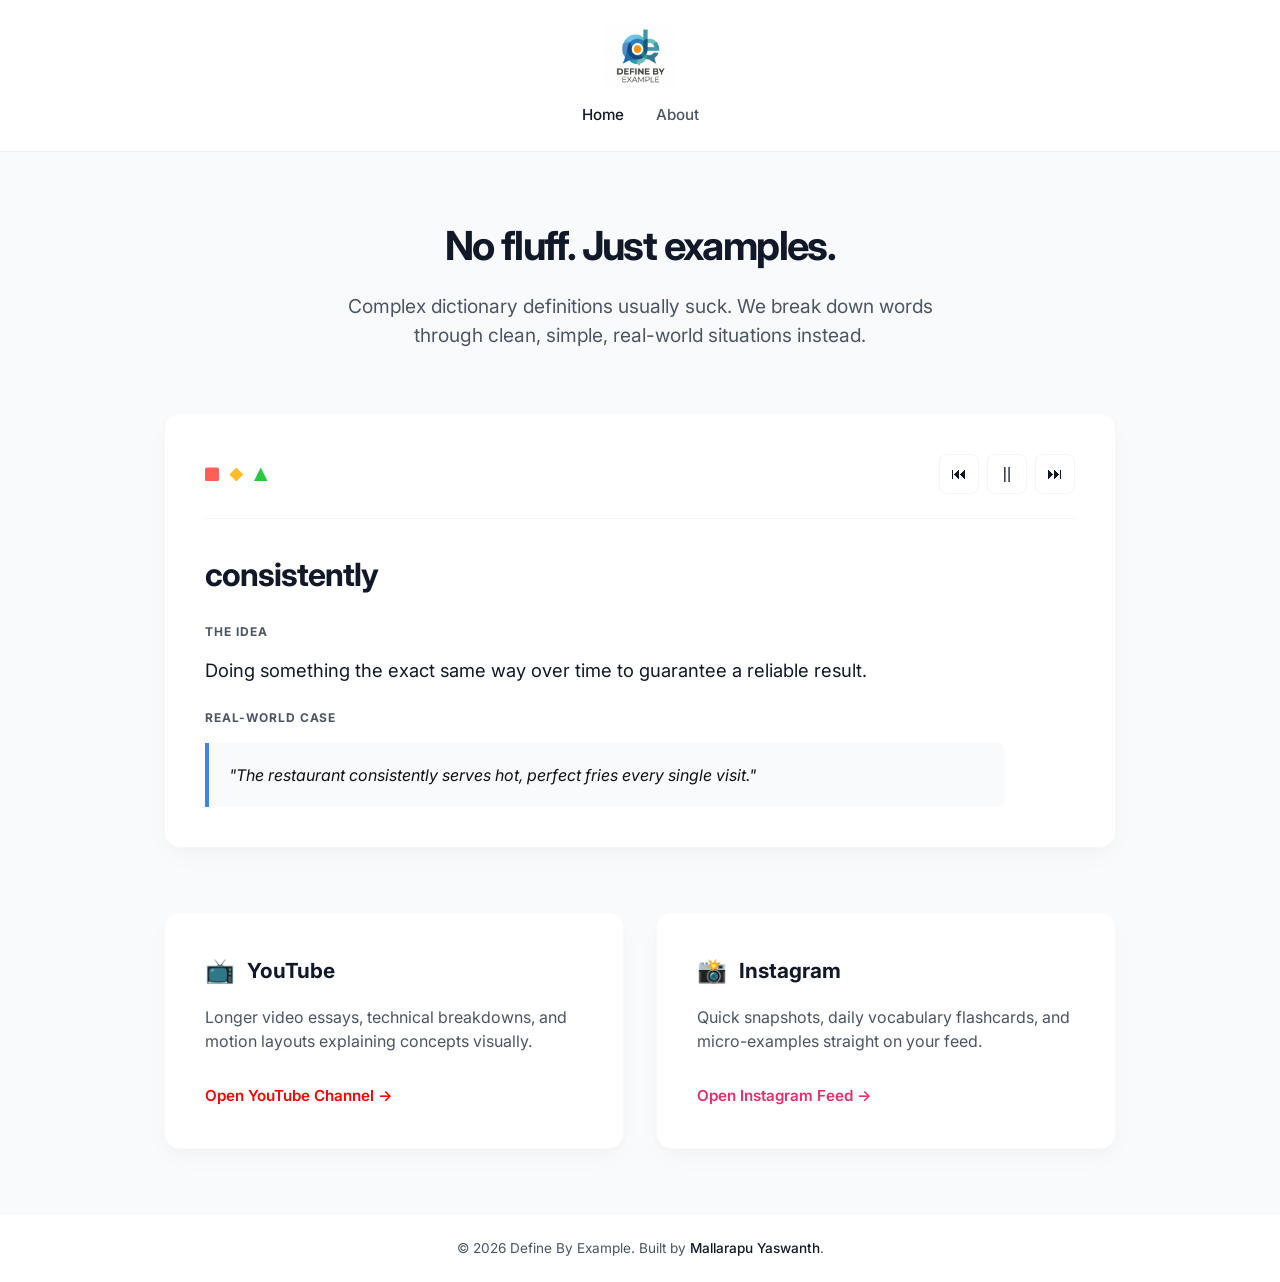
<file: index.html>
<!DOCTYPE html>
<html lang="en">
<head>
    <!-- Google tag (gtag.js) -->
<script async src="https://www.googletagmanager.com/gtag/js?id=G-FHXENYS20K"></script>
<script>
  window.dataLayer = window.dataLayer || [];
  function gtag(){dataLayer.push(arguments);}
  gtag('js', new Date());

  gtag('config', 'G-FHXENYS20K');
</script>
    <meta charset="UTF-8">
    <meta name="viewport" content="width=device-width, initial-scale=1.0">
    <title>Define By Example — Simple Real-World Definitions</title>
    
    <link rel="icon" type="image/png" href="favicon.png">
    <link rel="apple-touch-icon" href="favicon.png">

    <link rel="preconnect" href="https://fonts.googleapis.com">
    <link rel="preconnect" href="https://fonts.gstatic.com" crossorigin>
    <link href="https://fonts.googleapis.com/css2?family=Inter:wght@400;500;600;700&display=swap" rel="stylesheet">
    
    <style>
        :root {
            --bg-color: #f9fafb;
            --card-bg: #ffffff;
            --text-primary: #111827;
            --text-secondary: #4b5563;
            --border-color: #f3f4f6;
            --instagram-color: #e1306c;
            --youtube-color: #ff0000;
            --shadow: 0 10px 30px -5px rgba(0, 0, 0, 0.03), 0 4px 12px -2px rgba(0, 0, 0, 0.02);
            --radius: 16px;
        }

        * {
            box-sizing: border-box;
            margin: 0;
            padding: 0;
        }

        body {
            font-family: 'Inter', sans-serif;
            background-color: var(--bg-color);
            color: var(--text-primary);
            line-height: 1.5;
            display: flex;
            flex-direction: column;
            min-height: 100vh;
        }

        /* Top Center Header Layout Configuration */
        header {
            background-color: var(--card-bg);
            border-bottom: 1px solid #eee;
            padding: 1.5rem 2rem;
            display: flex;
            flex-direction: column;
            align-items: center;
            justify-content: center;
            gap: 1rem;
            text-align: center;
        }

        .logo-container {
            display: flex;
            align-items: center;
            justify-content: center;
            text-decoration: none;
        }

        .site-logo {
            height: 64px;
            width: auto;
            object-fit: contain;
        }

        nav {
            display: flex;
            justify-content: center;
            align-items: center;
        }

        nav a {
            color: var(--text-secondary);
            text-decoration: none;
            margin: 0 1rem;
            font-weight: 500;
            font-size: 0.95rem;
            transition: color 0.2s ease;
        }

        nav a:hover, nav a.active {
            color: var(--text-primary);
        }

        main {
            flex: 1;
            max-width: 1000px;
            width: 100%;
            margin: 0 auto;
            padding: 4rem 1.5rem;
            display: flex;
            flex-direction: column;
            gap: 4rem;
        }

        .hero {
            text-align: center;
            max-width: 650px;
            margin: 0 auto;
        }

        .hero h1 {
            font-size: 2.5rem;
            font-weight: 700;
            letter-spacing: -0.04em;
            margin-bottom: 1rem;
            color: var(--text-primary);
        }

        .hero p {
            font-size: 1.2rem;
            color: var(--text-secondary);
        }

        /* Visual Dashboard Canvas Component Layout */
        .preview-dashboard {
            background: var(--card-bg);
            border-radius: var(--radius);
            box-shadow: var(--shadow);
            border: 1px solid rgba(0,0,0,0.03);
            padding: 2.5rem;
            display: flex;
            flex-direction: column;
            gap: 2rem;
        }

        .dashboard-header {
            display: flex;
            justify-content: space-between;
            align-items: center;
            border-bottom: 1px solid var(--border-color);
            padding-bottom: 1.5rem;
        }

        /* Fixed Shape Shifting Layout Definitions */
        .window-controls {
            display: flex;
            gap: 0.65rem;
        }

        .dynamic-shape {
            width: 14px;
            height: 14px;
            display: inline-block;
            transition: clip-path 0.3s ease, transform 0.3s ease;
        }

        .dynamic-shape.red    { background-color: #ff5f56; }
        .dynamic-shape.yellow { background-color: #ffbd2e; }
        .dynamic-shape.green  { background-color: #27c93f; }

        /* Modern CSS Clip Paths for structural scaling */
        .shape-circle   { clip-path: circle(50% at 50% 50%); }
        .shape-square   { clip-path: inset(0% 0% 0% 0% round 2px); }
        .shape-triangle { clip-path: polygon(50% 0%, 0% 100%, 100% 100%); }
        .shape-rhombus  { clip-path: polygon(50% 0%, 100% 50%, 50% 100%, 0% 50%); }

        /* Visualization Control Bar Panels */
        .viz-controls {
            display: flex;
            gap: 0.5rem;
        }

        .viz-btn {
            background: transparent;
            border: 1px solid var(--border-color);
            color: var(--text-primary);
            width: 40px;
            height: 40px;
            border-radius: 8px;
            display: flex;
            align-items: center;
            justify-content: center;
            font-size: 1rem;
            cursor: pointer;
            transition: all 0.2s ease;
        }

        .viz-btn:hover {
            background-color: var(--bg-color);
            border-color: #ddd;
        }

        .viz-btn:active {
            transform: scale(0.95);
            background-color: #f1f1f1;
        }

        /* Typography Content Configuration */
        .mock-content {
            display: flex;
            flex-direction: column;
            gap: 1.5rem;
        }

        .mock-word {
            font-size: 2rem;
            font-weight: 700;
            letter-spacing: -0.03em;
            color: var(--text-primary);
        }

        .mock-label {
            font-size: 0.75rem;
            text-transform: uppercase;
            letter-spacing: 0.08em;
            color: var(--text-secondary);
            font-weight: 700;
            margin-bottom: -0.5rem;
        }

        .mock-definition {
            font-size: 1.15rem;
            color: var(--text-primary);
            max-width: 700px;
        }

        .mock-example {
            background: #f9fafb;
            border-left: 4px solid #3b82f6;
            padding: 1.25rem;
            border-radius: 0 8px 8px 0;
            font-style: italic;
            color: #111;
            max-width: 800px;
        }

        /* Platforms Linking Structure Elements */
        .platform-grid {
            display: grid;
            grid-template-columns: repeat(auto-fit, minmax(300px, 1fr));
            gap: 2rem;
        }

        .platform-card {
            background-color: var(--card-bg);
            border-radius: var(--radius);
            padding: 2.5rem;
            box-shadow: var(--shadow);
            border: 1px solid rgba(0,0,0,0.02);
            display: flex;
            flex-direction: column;
            justify-content: space-between;
            text-decoration: none;
            color: inherit;
            transition: transform 0.2s cubic-bezier(0.4, 0, 0.2, 1);
        }

        .platform-card:hover {
            transform: translateY(-4px);
        }

        .card-meta {
            display: flex;
            align-items: center;
            gap: 0.75rem;
            margin-bottom: 1rem;
        }

        .icon {
            font-size: 1.5rem;
        }

        .platform-card h2 {
            font-size: 1.3rem;
            font-weight: 700;
        }

        .platform-card p {
            color: var(--text-secondary);
            font-size: 1rem;
            margin-bottom: 2rem;
        }

        .arrow-link {
            font-size: 0.95rem;
            font-weight: 600;
            display: flex;
            align-items: center;
            gap: 0.25rem;
        }

        .youtube-card .arrow-link { color: var(--youtube-color); }
        .instagram-card .arrow-link { color: var(--instagram-color); }

        footer {
            background-color: var(--card-bg);
            border-top: 1px solid var(--border-color);
            padding: 1.5rem;
            text-align: center;
            font-size: 0.85rem;
            color: var(--text-secondary);
            margin-top: auto;
        }

        footer a {
            color: var(--text-primary);
            text-decoration: none;
            font-weight: 500;
        }
    </style>
</head>
<body>

    <header>
        <a href="index.html" class="logo-container">
            <img src="favicon.png" alt="Define By Example Logo" class="site-logo">
        </a>
        <nav>
            <a href="index.html" class="active">Home</a>
            <a href="about.html">About</a>
        </nav>
    </header>

    <main>
        <div class="hero">
            <h1>No fluff. Just examples.</h1>
            <p>Complex dictionary definitions usually suck. We break down words through clean, simple, real-world situations instead.</p>
        </div>

        <section class="preview-dashboard">
            <div class="dashboard-header">
                <div class="window-controls">
                    <div class="dynamic-shape red shape-circle" id="vizRed"></div>
                    <div class="dynamic-shape yellow shape-circle" id="vizYellow"></div>
                    <div class="dynamic-shape green shape-circle" id="vizGreen"></div>
                </div>

                <div class="viz-controls">
                    <button class="viz-btn" id="vizPrev" title="Previous word">⏮</button>
                    <button class="viz-btn" id="vizPausePlay" title="Toggle automatic carousel">||</button>
                    <button class="viz-btn" id="vizNext" title="Next word">⏭</button>
                </div>
            </div>

            <div class="mock-content">
                <div class="mock-word" id="changingWord">consistently</div>
                
                <div class="mock-label">The Idea</div>
                <div class="mock-definition" id="changingDef">Doing something the exact same way over time to guarantee a reliable result.</div>
                
                <div class="mock-label">Real-World Case</div>
                <div class="mock-example" id="changingEx">"The restaurant consistently serves hot, perfect fries every single visit."</div>
            </div>
        </section>

        <div class="platform-grid">
            
            <a href="https://www.youtube.com/@DefineByExample" target="_blank" class="platform-card youtube-card">
                <div>
                    <div class="card-meta">
                        <span class="icon">📺</span>
                        <h2>YouTube</h2>
                    </div>
                    <p>Longer video essays, technical breakdowns, and motion layouts explaining concepts visually.</p>
                </div>
                <div class="arrow-link">Open YouTube Channel &rarr;</div>
            </a>

            <a href="https://www.instagram.com/definebyexample/" target="_blank" class="platform-card instagram-card">
                <div>
                    <div class="card-meta">
                        <span class="icon">📸</span>
                        <h2>Instagram</h2>
                    </div>
                    <p>Quick snapshots, daily vocabulary flashcards, and micro-examples straight on your feed.</p>
                </div>
                <div class="arrow-link">Open Instagram Feed &rarr;</div>
            </a>

        </div>
    </main>

    <footer>
        &copy; 2026 Define By Example. Built by <a href="https://github.com/myg-1107" target="_blank">Mallarapu Yaswanth</a>.
    </footer>

    <script>
        // Meticulously curated conversational visual database containing over 100 core records
        const visualData = [
            { word: "consistently", def: "Doing something the exact same way over time to guarantee a reliable result.", ex: "\"The restaurant consistently serves hot, perfect fries every single visit.\"" },
            { word: "scalability", def: "The ability of a system to easily handle a huge sudden increase in workload or users.", ex: "\"The streaming app handled millions of concurrent viewers during the match without a single crash.\"" },
            { word: "redundancy", def: "Having a backup ready instantly just in case the primary tool or system fails completely.", ex: "\"Airplanes carry secondary navigation networks to maintain total safety if the main computer errors out.\"" },
            { word: "transparency", def: "Being completely open and honest about a situation, especially when mistakes are made.", ex: "\"The CEO won investor trust through total transparency regarding the data breach.\"" },
            { word: "empathy", def: "Actually understanding and sharing the feelings of another person by putting yourself in their shoes.", ex: "\"The support agent showed empathy when the customer was frustrated, diffusing the tension instantly.\"" },
            { word: "adaptability", def: "The ease with which you modify your approach when conditions change suddenly.", ex: "\"Her adaptability was key; she mastered the new software when the whole team was struggling.\"" },
            { word: "resilience", def: "Recovering quickly from difficulties and failures without losing determination.", ex: "\"He showed resilience by pivoting his entire startup idea after his first launch completely failed.\"" },
            { word: "accountability", def: "Willingly accepting responsibility for your actions, results, and mistakes.", ex: "\"Accountability means a leader says 'I was wrong' instead of blaming their team.\"" },
            { word: "integrity", def: "Sticking to strong moral principles, even when no one is watching you.", ex: "\"Integrity means declining a profitable contract that requires cutting safety corners.\"" },
            { word: "autonomy", def: "The freedom to make your own decisions and work without constant management supervision.", ex: "\"The developer was given complete autonomy over how to solve the bug, boosting morale.\"" },
            { word: "bottleneck", def: "The one specific part of a process that slows down the entire system, regardless of other speeds.", ex: "\"Shipping is the final bottleneck; the warehouse can pick orders faster than we can label them.\"" },
            { word: "bureaucracy", def: "Complicated rules, rigid systems, and repetitive paperwork that make decisions very slow.", ex: "\"The project was delayed six months because of endless corporate bureaucracy for budget approvals.\"" },
            { word: "consensus", def: "Reaching a general agreement among a group where everyone supports the final decision.", ex: "\"The team finally reached consensus on the new logo, after five hours of passionate debate.\"" },
            { word: "collaboration", def: "Actually working together with others to create or produce something, instead of just dividing tasks.", ex: "\"True collaboration means designers and developers working together daily, not just at kickoff.\"" },
            { word: "delegation", def: "Entrusting a specific task or responsibility to another person, trusting them to deliver results.", ex: "\"Delegation is not abdication; the manager still defines the vision but empowers the team to execute.\"" },
            { word: "disruption", def: "A massive shift in an industry caused by innovation that replaces outdated business models.", ex: "\"Streaming services were the ultimate disruption, completely killing the DVD rental model.\"" },
            { word: "efficiency", def: "Achieving maximum productivity with minimum wasted effort, expense, or materials.", ex: "\"Switching to automated invoicing drastically improved the finance team's daily efficiency.\"" },
            { word: "feasibility", def: "Whether a project or idea is actually possible, practical, and affordable to achieve.", ex: "\"Before building, we must run a feasibility study to see if the budget covers the necessary technology.\"" },
            { word: "leverage", def: "Using something you have (skill, network, tool) to maximize an advantage or outcome.", ex: "\"She was able to leverage her previous coding experience to learn the new framework incredibly fast.\"" },
            { word: "optimize", def: "Making the absolute best and most effective use of a situation, process, or resource.", ex: "\"You can optimize your database by indexing key columns, making search queries instant.\"" },
            { word: "paradigm", def: "A standard, example, or model of a shared way of thinking (how things 'should' work).", ex: "\"Remote work created a total paradigm shift; people no longer assume collaboration requires an office.\"" },
            { word: "perspective", def: "The specific angle or viewpoint from which you see and interpret a situation.", ex: "\"I see the bottleneck from a design perspective, but the backend engineer sees a data constraint.\"" },
            { word: "proactive", def: "Acting in anticipation of future problems or needs, rather than reacting after they happen.", ex: "\"A proactive approach is setting up alerts before a server crashes, not fixing it afterwards.\"" },
            { word: "refine", def: "Making small, precise changes to improve something over multiple iterations.", ex: "\"You must refine the initial draft multiple times before the final report is ready for the board.\"" },
            { word: "streamline", def: "Simplifying a complex process or system to make it much more efficient.", ex: "\"By eliminating three layers of required approval, we streamline the entire hiring process.\"" },
            { word: "sustainability", def: "Operating in a way that is viable and durable for the long term without consuming resources too fast.", ex: "\"A business model is only sustainable if revenue consistently covers operational costs.\"" },
            { word: "synergy", def: "The increased value achieved by the combined action of individuals, greater than the sum of their parts.", ex: "\"The product launched perfectly because of total synergy between the engineering, design, and marketing teams.\"" },
            { word: "trade-off", def: "A situational decision that involves losing one quality or aspect of something in return for gaining another.", ex: "\"The main trade-off in microservices is increased modularity vs. increased system complexity.\"" },
            { word: "validate", def: "Confirming that an idea, hypothesis, or assumption is correct or supported by evidence.", ex: "\"You must validate your product market fit before spending millions on final development.\"" },
            { word: "acumen", def: "The ability to make good judgments and quick decisions, especially in a particular domain.", ex: "\"Her financial acumen was unmatched, which is why she became CFO after just five years.\"" },
            { word: "benchmark", def: "A standard, point of reference, or baseline against which things may be compared and assessed.", ex: "\"This speed test establishes the final benchmark for performance metrics across all future releases.\"" },
            { word: "capitalize", def: "Actually taking advantage of an opportunity or advantage for profit or gain.", ex: "\"They were able to capitalize on the market instability, buying competitor assets on the cheap.\"" },
            { word: "catalyst", def: "An event or person that causes a quick and massive change without being directly consumed by it.", ex: "\"The sudden resignation of the CTO was the catalyst for the entire engineering restructuring.\"" },
            { word: "contingency", def: "A future event or circumstance that is possible but cannot be predicted with total certainty.", ex: "\"Our launch plan includes a contingency budget, just in case marketing spend is inefficient.\"" },
            { word: "correlation", def: "A mutual relationship or connection between two things, without proving one causes the other.", ex: "\"There is a direct correlation between page load speed and higher conversion rates.\"" },
            { word: "cultivate", def: "To foster the organic growth of something (like a skill, a relationship, or a mindset) over time.", ex: "\"The manager worked to cultivate a team culture that was comfortable with open failure.\"" },
            { word: "differentiate", def: "Actually making something (like a product) unique or distinct from others in the same market.", ex: "\"Your app can differentiate itself by offering the cleanest interface in an otherwise cluttered market.\"" },
            { word: "dilution", def: "The weakening of something, often a brand, message, or stock value, through oversaturation or complexity.", ex: "\"Adding too many product lines caused dilution of their core premium brand identity.\"" },
            { word: "diversification", def: "The strategy of introducing multiple variations or assets to reduce risk from overreliance on a single factor.", ex: "\"Diversification is key; we can't rely 90% on one major enterprise client.\"" },
            { word: "dissemination", def: "The action or fact of spreading something, especially information, widely to an entire group or public.", ex: "\"Total dissemination of the new remote work policy is required by Friday morning.\"" },
            { word: "empirical", def: "Based on, concerned with, or verifiable by actual data, observation, or experience rather than theory.", ex: "\"Our decision must be based on empirical evidence, not just the CEO's intuition.\"" },
            { word: "endurance", def: "The fact or power of enduring an unpleasant or difficult process or situation without giving up.", ex: "\"Building a startup takes immense mental and physical endurance, sometimes for five+ years.\"" },
            { word: "equilibrium", def: "A state of perfect balance where all opposing forces or influences cancel each other out.", ex: "\"Reaching work-life equilibrium is vital; burnout happens when the scales tip too far.\"" },
            { word: "equity", def: "The quality of being fair and impartial; or the value of shares issued by a company.", ex: "\"Our HR priority is equity in compensation—we paid them differently because of different output.\"" },
            { word: "escalation", def: "The active raising of a situation, problem, or decision to a higher level of authority or complexity.", ex: "\"This bug requires instant escalation; the database is completely locked for all production servers.\"" },
            { word: "evaluation", def: "The systematic making of a dynamic judgment regarding the value, quality, or success of something.", ex: "\"The quarterly evaluation of our server infrastructure yielded critical optimizations we must implement.\"" },
            { word: "evolution", def: "The gradual development of something, especially from a simple to a more complex or efficient form.", ex: "\"The product roadmap is less a single plan and more a continuous, iterative evolution.\"" },
            { word: "execute", def: "Putting a plan, order, or course of action into actual operation.", ex: "\"The strategy is great, but now we actually have to execute it—that's the hard part.\"" },
            { word: "exponential", def: "Growth or increase that happens at an accelerating rate, becoming extremely rapid.", ex: "\"Our user base growth wasn't linear; after the viral tweet, it went exponential.\"" },
            { word: "facilitate", def: "Making an action or process much easier to manage, understand, or achieve.", ex: "\"The designer was brought in to facilitate the entire design thinking workshop for the team.\"" },
            { word: "framework", def: "A basic conceptual structure or standard approach used to solve a specific type of problem.", ex: "\"We used the OKR framework to set our quarterly engineering goals and define success clearly.\"" },
            { word: "holistic", def: "Considering and treating a complex situation as a complete interconnected system, not just analyzing individual parts.", ex: "\"We need a holistic approach to the UI redesign, ensuring consistency across every single screen.\"" },
            { word: "ideation", def: "The complete, unrestricted formation of new ideas and creative concepts by a group or individual.", ex: "\"Total, uncritical ideation: that's what the first 10 minutes of a brainstorming session must be.\"" },
            { word: "incentive", def: "A specific motivation or reward offered to encourage a person to act or achieve in a certain way.", ex: "\"We added a performance incentive to the compensation plan to push for early delivery.\"" },
            { word: "incremental", def: "Achieving complex results through a series of small, gradual, and progressive improvements.", ex: "\"You can improve page performance incrementally, starting with small image optimizations first.\"" },
            { word: "infrastructure", def: "The underlying, essential physical or organizational structures and systems needed for an operation.", ex: "\"Investing in our backend infrastructure is vital; it supports every single user request.\"" },
            { word: "iterate", def: "Perform a computational or design process repeatedly to improve results with each repetition.", ex: "\"We must build, launch, test, and iterate—it's the only way to validate product market fit.\"" },
            { word: "modularity", def: "Designing a complex system by separating it into smaller, self-contained and interchangeable parts.", ex: "\"Our new architecture has total modularity; we can update the search engine without touching the checkout flow.\"" },
            { word: "systemic", def: "Affecting the entire system as a whole, rather than just affecting a specific part or component.", ex: "\"We can't solve this systemic design flaw with a simple UI hack on this single screen.\"" },
            { word: "taxonomy", def: "A system of classification or organization, especially a hierarchical classification of complex data.", ex: "\"Our e-commerce taxonomy was completely optimized, allowing users to find any item in three clicks.\"" }
        ];

        // Central Application Core State Engines
        let currentIndex = 0;
        let isPaused = false;
        let vizInterval;
        const vizDuration = 4000;

        // Document Targets References
        const wordTitle = document.getElementById('changingWord');
        const defText = document.getElementById('changingDef');
        const exText = document.getElementById('changingEx');

        const redControl = document.getElementById('vizRed');
        const yellowControl = document.getElementById('vizYellow');
        const greenControl = document.getElementById('vizGreen');

        const btnPrev = document.getElementById('vizPrev');
        const btnPausePlay = document.getElementById('vizPausePlay');
        const btnNext = document.getElementById('vizNext');

        // 1. Data Projection Layer Updates
        function updateVisualization() {
            const data = visualData[currentIndex];
            wordTitle.textContent = data.word;
            defText.textContent = data.def;
            exText.textContent = data.ex;

            updateTrafficLightShapes();
        }

        // 2. High-Performance Shape Shifting Engine
        function updateTrafficLightShapes() {
            const shapes = ['shape-circle', 'shape-square', 'shape-triangle', 'shape-rhombus'];
            
            let selectedShapes = [];
            let pool = [...shapes];
            while (selectedShapes.length < 3) {
                const randomIndex = Math.floor(Math.random() * pool.length);
                selectedShapes.push(pool.splice(randomIndex, 1)[0]);
            }

            [redControl, yellowControl, greenControl].forEach((el, idx) => {
                el.className = 'dynamic-shape ' + (idx === 0 ? 'red' : idx === 1 ? 'yellow' : 'green');
                el.classList.add(selectedShapes[idx]);
            });
        }

        // 3. Carousel Process Operational Management
        function startAutoVisualization() {
            vizInterval = setInterval(() => {
                moveWord(1);
            }, vizDuration);
        }

        function stopAutoVisualization() {
            clearInterval(vizInterval);
        }

        function moveWord(delta) {
            currentIndex = (currentIndex + delta + visualData.length) % visualData.length;
            updateVisualization();

            if (!isPaused) {
                stopAutoVisualization();
                startAutoVisualization();
            }
        }

        function togglePausePlay() {
            isPaused = !isPaused;
            if (isPaused) {
                stopAutoVisualization();
                btnPausePlay.textContent = ">";
                btnPausePlay.title = "Start automatic carousel";
                document.querySelector('.preview-dashboard').style.borderColor = "#ddd"; 
            } else {
                startAutoVisualization();
                btnPausePlay.textContent = "||";
                btnPausePlay.title = "Pause automatic carousel";
                document.querySelector('.preview-dashboard').style.borderColor = "rgba(0,0,0,0.03)";
            }
        }

        // 4. Runtime System Event Hooking
        btnPrev.addEventListener('click', () => moveWord(-1));
        btnPausePlay.addEventListener('click', togglePausePlay);
        btnNext.addEventListener('click', () => moveWord(1));

        window.addEventListener('keydown', (e) => {
            if (document.activeElement.tagName !== 'INPUT' && document.activeElement.tagName !== 'BUTTON' && e.code === 'Space') {
                e.preventDefault();
                togglePausePlay();
            }
        });

        window.addEventListener('DOMContentLoaded', () => {
            updateVisualization();
            startAutoVisualization();
        });
    </script>
</body>
</html>
</file>
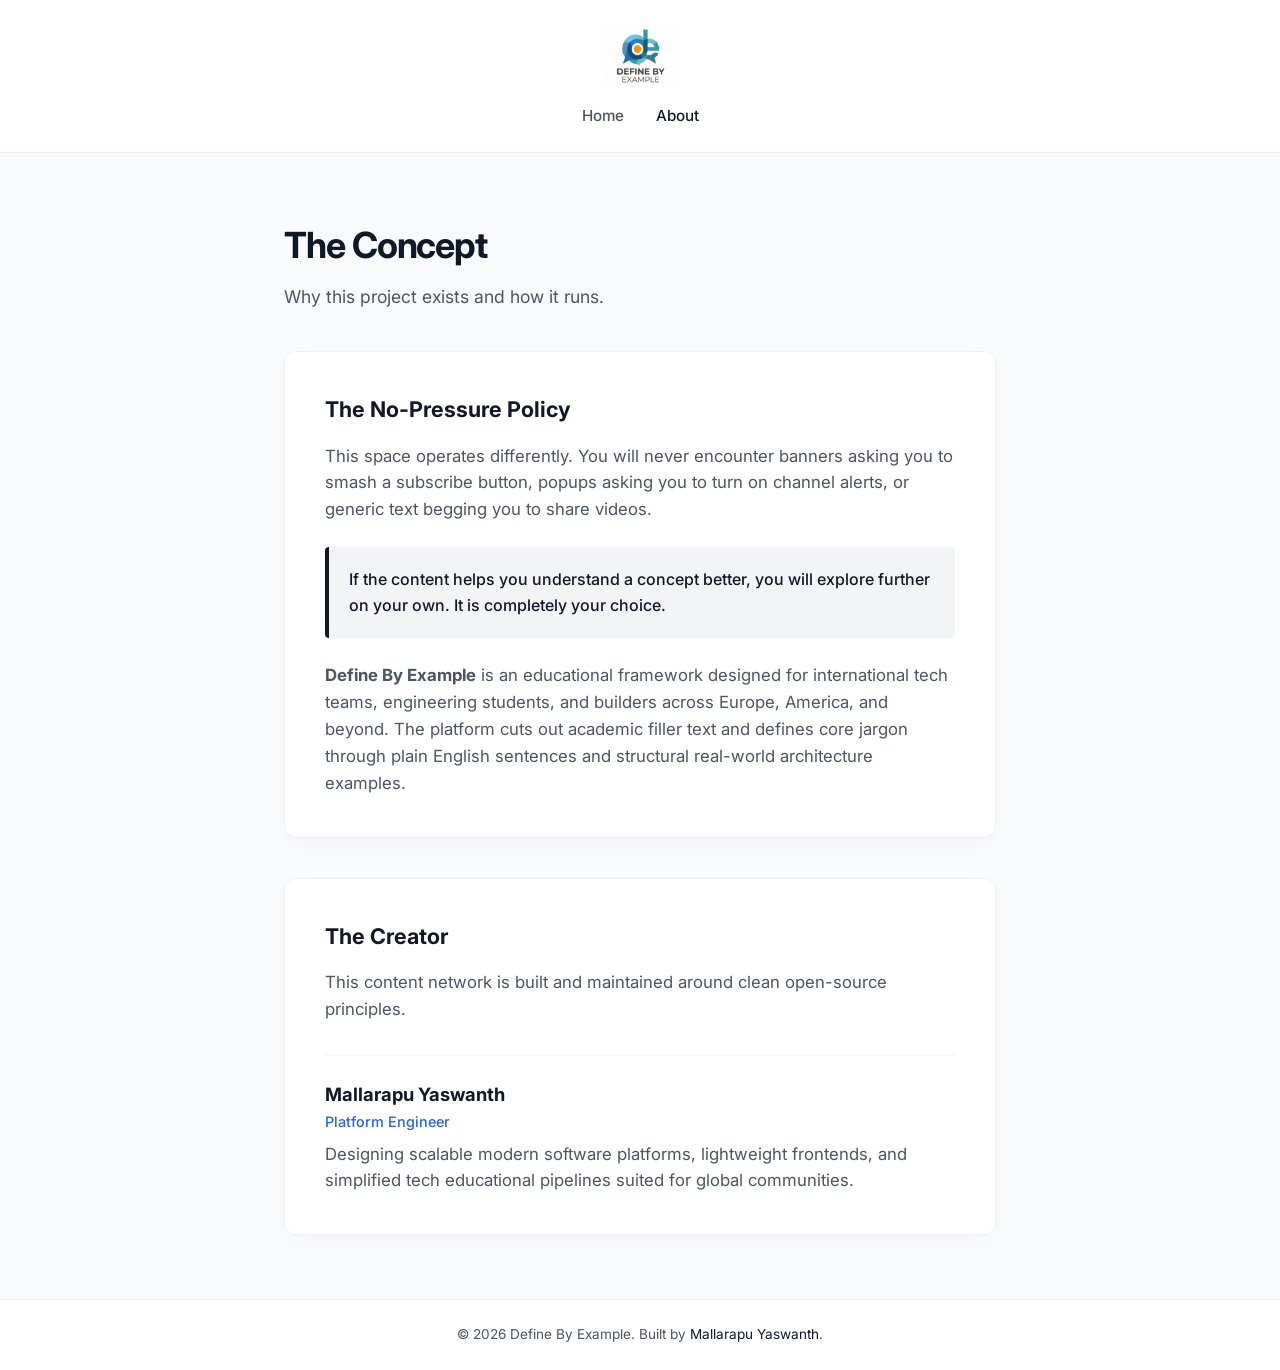
<file: about.html>
<!DOCTYPE html>
<html lang="en">
<head>
    <meta charset="UTF-8">
    <meta name="viewport" content="width=device-width, initial-scale=1.0">
    <title>About — Define By Example</title>
    
    <link rel="icon" type="image/png" href="favicon.png">
    <link rel="apple-touch-icon" href="favicon.png">

    <link rel="preconnect" href="https://fonts.googleapis.com">
    <link rel="preconnect" href="https://fonts.gstatic.com" crossorigin>
    <link href="https://fonts.googleapis.com/css2?family=Inter:wght@400;500;600;700&display=swap" rel="stylesheet">
    
    <style>
        :root {
            --bg-color: #f9fafb;
            --card-bg: #ffffff;
            --text-primary: #111827;
            --text-secondary: #4b5563;
            --border-color: #e5e7eb;
            --shadow: 0 10px 30px -5px rgba(0, 0, 0, 0.03);
            --radius: 12px;
        }

        * {
            box-sizing: border-box;
            margin: 0;
            padding: 0;
        }

        body {
            font-family: 'Inter', sans-serif;
            background-color: var(--bg-color);
            color: var(--text-primary);
            line-height: 1.6;
            display: flex;
            flex-direction: column;
            min-height: 100vh;
        }

        /* Updated Header - Top Center Alignment */
        header {
            background-color: var(--card-bg);
            border-bottom: 1px solid #eee;
            padding: 1.5rem 2rem;
            display: flex;
            flex-direction: column;
            align-items: center;
            justify-content: center;
            gap: 1rem;
            text-align: center;
        }

        .logo-container {
            display: flex;
            align-items: center;
            justify-content: center;
            text-decoration: none;
        }

        .site-logo {
            height: 64px;
            width: auto;
        }

        /* Centered nav link bar layout adjustments */
        nav {
            display: flex;
            justify-content: center;
            align-items: center;
        }

        nav a {
            color: var(--text-secondary);
            text-decoration: none;
            margin: 0 1rem;
            font-weight: 500;
            font-size: 0.95rem;
        }

        nav a:hover, nav a.active {
            color: var(--text-primary);
        }

        main {
            flex: 1;
            max-width: 760px;
            width: 100%;
            margin: 0 auto;
            padding: 4rem 1.5rem;
            display: flex;
            flex-direction: column;
            gap: 2.5rem;
        }

        .page-title h1 {
            font-size: 2.25rem;
            font-weight: 700;
            letter-spacing: -0.03em;
            margin-bottom: 0.5rem;
        }

        .page-title p {
            color: var(--text-secondary);
            font-size: 1.1rem;
        }

        .content-card {
            background-color: var(--card-bg);
            border: 1px solid #f1f1f1;
            border-radius: var(--radius);
            padding: 2.5rem;
            box-shadow: var(--shadow);
        }

        .content-card h2 {
            font-size: 1.35rem;
            font-weight: 700;
            margin-bottom: 1rem;
        }

        .content-card p {
            color: var(--text-secondary);
            font-size: 1.05rem;
            margin-bottom: 1.5rem;
        }

        .content-card p:last-child {
            margin-bottom: 0;
        }

        .philosophy-box {
            background-color: #f3f4f6;
            border-left: 4px solid #111827;
            padding: 1.25rem;
            border-radius: 4px;
            font-weight: 500;
            margin: 1.5rem 0;
        }

        .developer-profile {
            border-top: 1px solid #f3f4f6;
            padding-top: 1.5rem;
            margin-top: 2rem;
        }

        .dev-name {
            font-size: 1.15rem;
            font-weight: 700;
        }

        .dev-title {
            font-size: 0.9rem;
            color: #2563eb;
            font-weight: 500;
            margin-bottom: 0.5rem;
        }

        footer {
            background-color: var(--card-bg);
            border-top: 1px solid #eee;
            padding: 1.5rem;
            text-align: center;
            font-size: 0.85rem;
            color: var(--text-secondary);
        }

        footer a {
            color: var(--text-primary);
            text-decoration: none;
        }
    </style>
</head>
<body>

    <header>
        <a href="index.html" class="logo-container">
            <img src="favicon.png" alt="Define By Example Logo" class="site-logo">
        </a>
        <nav>
            <a href="index.html">Home</a>
            <a href="about.html" class="active">About</a>
        </nav>
    </header>

    <main>
        <div class="page-title">
            <h1>The Concept</h1>
            <p>Why this project exists and how it runs.</p>
        </div>

        <div class="content-card">
            <h2>The No-Pressure Policy</h2>
            <p>
                This space operates differently. You will never encounter banners asking you to smash a subscribe button, popups asking you to turn on channel alerts, or generic text begging you to share videos.
            </p>
            <div class="philosophy-box">
                If the content helps you understand a concept better, you will explore further on your own. It is completely your choice.
            </div>
            <p>
                <strong>Define By Example</strong> is an educational framework designed for international tech teams, engineering students, and builders across Europe, America, and beyond. The platform cuts out academic filler text and defines core jargon through plain English sentences and structural real-world architecture examples.
            </p>
        </div>

        <div class="content-card">
            <h2>The Creator</h2>
            <p>
                This content network is built and maintained around clean open-source principles.
            </p>

            <div class="developer-profile">
                <div class="dev-name">Mallarapu Yaswanth</div>
                <div class="dev-title">Platform Engineer</div>
                <p>
                    Designing scalable modern software platforms, lightweight frontends, and simplified tech educational pipelines suited for global communities.
                </p>
            </div>
        </div>
    </main>

    <footer>
        &copy; 2026 Define By Example. Built by <a href="https://github.com/myg-1107" target="_blank">Mallarapu Yaswanth</a>.
    </footer>

</body>
</html>
</file>
